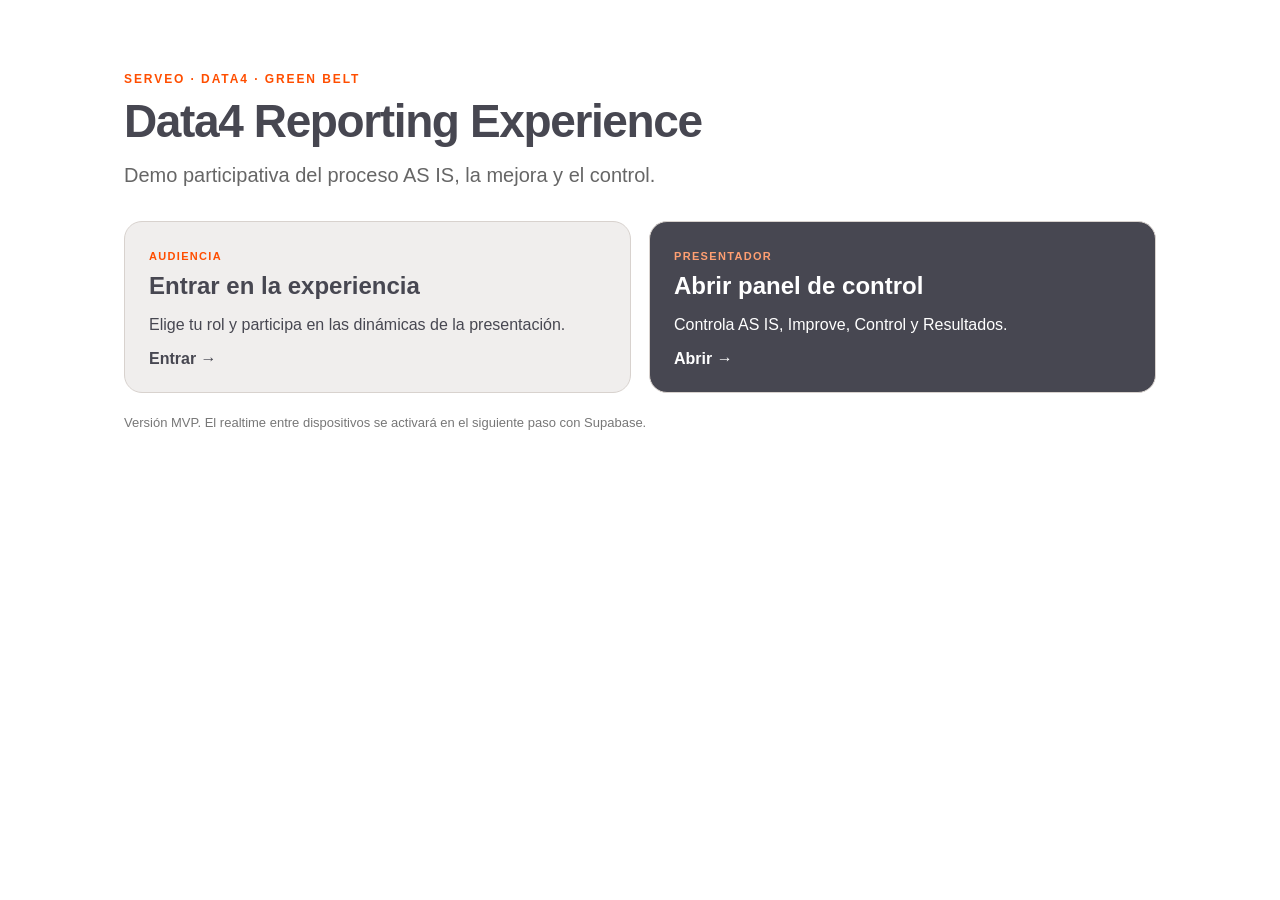
<file: index.html>
<!doctype html>
<html lang="es">
<head>
<meta charset="utf-8"><meta name="viewport" content="width=device-width,initial-scale=1">
<title>Data4 Reporting Experience</title>
<link rel="stylesheet" href="styles.css">
</head>
<body>
<main class="shell landing">
  <div class="eyebrow">SERVEO · DATA4 · GREEN BELT</div>
  <h1>Data4 Reporting Experience</h1>
  <p class="lead">Demo participativa del proceso AS IS, la mejora y el control.</p>
  <div class="grid2">
    <a class="card action" href="audience.html">
      <span class="badge">AUDIENCIA</span>
      <h2>Entrar en la experiencia</h2>
      <p>Elige tu rol y participa en las dinámicas de la presentación.</p>
      <b>Entrar →</b>
    </a>
    <a class="card action dark" href="presentation.html">
      <span class="badge">PRESENTADOR</span>
      <h2>Abrir panel de control</h2>
      <p>Controla AS IS, Improve, Control y Resultados.</p>
      <b>Abrir →</b>
    </a>
  </div>
  <p class="note">Versión MVP. El realtime entre dispositivos se activará en el siguiente paso con Supabase.</p>
</main>
</body></html>
</file>
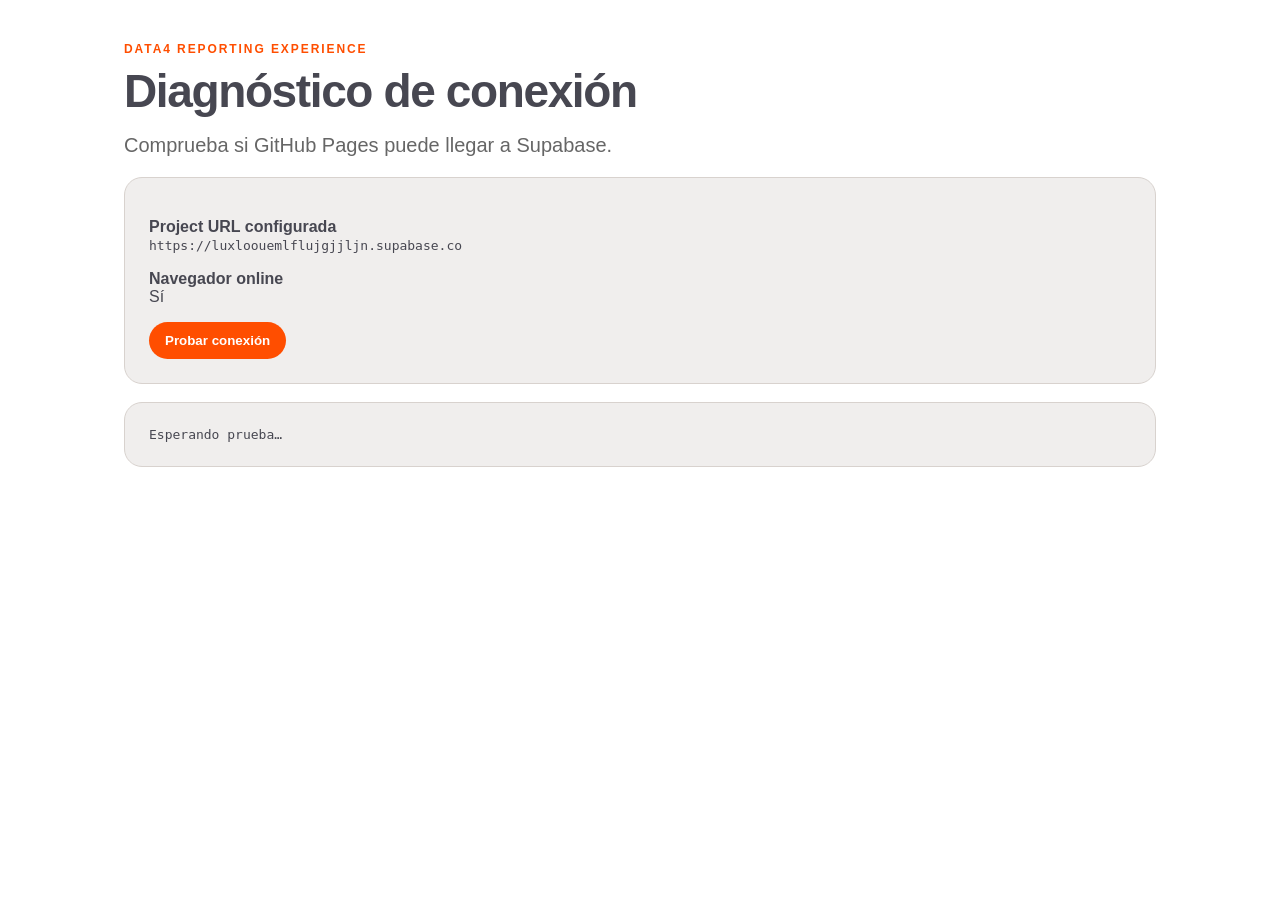
<file: diagnostics.html>
<!doctype html>
<html lang="es">
<head>
<meta charset="utf-8"><meta name="viewport" content="width=device-width,initial-scale=1">
<title>Data4 · Diagnóstico Supabase</title>
<link rel="stylesheet" href="styles.css">
<script src="config.js"></script>
</head>
<body>
<main class="shell">
  <div class="eyebrow">DATA4 REPORTING EXPERIENCE</div>
  <h1>Diagnóstico de conexión</h1>
  <p class="lead">Comprueba si GitHub Pages puede llegar a Supabase.</p>
  <div class="card">
    <p><b>Project URL configurada</b><br><code id="url"></code></p>
    <p><b>Navegador online</b><br><span id="online"></span></p>
    <button class="primary" onclick="runTest()">Probar conexión</button>
  </div>
  <div id="out" class="card" style="margin-top:18px;white-space:pre-wrap;font-family:monospace">Esperando prueba…</div>
</main>
<script>
const cfg=window.DATA4_CONFIG||{};
url.textContent=cfg.SUPABASE_URL||'(vacía)';
online.textContent=navigator.onLine?'Sí':'No';

async function runTest(){
  const out=document.getElementById('out');
  out.textContent='1/3 Probando dominio Supabase…\n';
  try{
    const base=cfg.SUPABASE_URL;
    const key=cfg.SUPABASE_PUBLISHABLE_KEY;
    if(!base||!key) throw new Error('Falta SUPABASE_URL o publishable key en config.js');

    const endpoint=base.replace(/\/$/,'')+'/rest/v1/demo_sessions?select=code,phase&limit=1';
    out.textContent+='Endpoint: '+endpoint+'\n\n2/3 Enviando petición REST…\n';

    const r=await fetch(endpoint,{
      method:'GET',
      headers:{
        'apikey':key,
        'Authorization':'Bearer '+key,
        'Accept':'application/json'
      },
      mode:'cors',
      cache:'no-store'
    });

    const body=await r.text();
    out.textContent+='HTTP '+r.status+' '+r.statusText+'\n';
    out.textContent+='Respuesta: '+body+'\n\n';

    if(r.ok){
      out.textContent+='3/3 OK: GitHub Pages llega a Supabase y puede leer demo_sessions.';
    }else{
      out.textContent+='3/3 La red funciona, pero Supabase rechazó la petición. Revisa clave/RLS/Data API.';
    }
  }catch(e){
    out.textContent+='ERROR DE RED: '+(e?.name||'Error')+': '+(e?.message||String(e))+'\n\n';
    out.textContent+='Si ves NetworkError/Failed to fetch, prueba a abrir la Project URL directamente en otra pestaña y desactivar temporalmente VPN, adblock o DNS privado.';
  }
}
</script>
</body></html>
</file>
<file: styles.css>
:root{--orange:#ff4e00;--ink:#474751;--soft:#f0eeed;--line:#d8d2ce;--green:#1b8f5a;--blue:#2878d8;--bg:#fff}
*{box-sizing:border-box}body{margin:0;font-family:Arial,Helvetica,sans-serif;background:var(--bg);color:var(--ink)}
.shell{max-width:1080px;margin:auto;padding:42px 24px}.landing{padding-top:72px}.eyebrow{font-size:12px;font-weight:800;letter-spacing:.16em;color:var(--orange)}
h1{font-size:46px;line-height:1;margin:12px 0 14px;letter-spacing:-.03em}h2{margin:8px 0 10px}.lead{font-size:20px;max-width:720px;color:#666}
.grid2{display:grid;grid-template-columns:1fr 1fr;gap:18px;margin-top:34px}.card{background:var(--soft);border:1px solid var(--line);border-radius:18px;padding:24px}
.action{text-decoration:none;color:var(--ink);transition:.15s}.action:hover{transform:translateY(-2px);box-shadow:0 10px 30px #00000012}.action.dark{background:var(--ink);color:white}
.badge{display:inline-block;font-size:11px;font-weight:800;letter-spacing:.12em;color:var(--orange)}.dark .badge{color:#ff9f72}
.note{margin-top:22px;font-size:13px;color:#777}
.topbar{position:sticky;top:0;background:#fff;border-bottom:1px solid var(--line);z-index:10}.topbar .inner{max-width:1180px;margin:auto;padding:14px 22px;display:flex;justify-content:space-between;align-items:center}
.logo{font-weight:800}.logo span{color:var(--orange)}.phase{font-size:12px;font-weight:800;letter-spacing:.12em;color:var(--orange)}
.stage{max-width:1180px;margin:auto;padding:30px 22px 100px}.hero{display:flex;justify-content:space-between;gap:24px;align-items:flex-start}
.kpis{display:grid;grid-template-columns:repeat(4,1fr);gap:12px;margin:24px 0}.kpi{border:1px solid var(--line);border-radius:14px;padding:16px;background:#fff}.kpi strong{display:block;font-size:28px;color:var(--orange)}.kpi small{font-size:11px;color:#777}
.toolbar{position:fixed;bottom:18px;left:50%;transform:translateX(-50%);display:flex;gap:8px;background:#fff;border:1px solid var(--line);box-shadow:0 10px 35px #0002;padding:8px;border-radius:999px;z-index:20}
button,.btn{border:0;border-radius:999px;padding:11px 16px;font-weight:700;cursor:pointer;background:var(--soft);color:var(--ink)}button.primary,.btn.primary{background:var(--orange);color:white}
.rolegrid{display:grid;grid-template-columns:repeat(2,1fr);gap:12px}.role{padding:20px;border:2px solid transparent;border-radius:16px;background:var(--soft);cursor:pointer}.role.active{border-color:var(--orange);background:#fff5f0}
.activity{margin-top:22px}.activity h2{font-size:28px}.options{display:grid;gap:10px;margin-top:14px}.option{padding:16px;border:1px solid var(--line);border-radius:12px;background:white;text-align:left}
.success{border-left:5px solid var(--green)}.warn{border-left:5px solid var(--orange)}.resultgrid{display:grid;grid-template-columns:repeat(4,1fr);gap:12px}.metric{background:var(--soft);border-radius:16px;padding:18px}.metric strong{font-size:30px;display:block;color:var(--orange)}
.hidden{display:none!important}
@media(max-width:760px){h1{font-size:36px}.grid2,.kpis,.resultgrid,.rolegrid{grid-template-columns:1fr}.toolbar{width:calc(100% - 20px);overflow:auto;justify-content:flex-start}.stage{padding-bottom:120px}}
</file>
